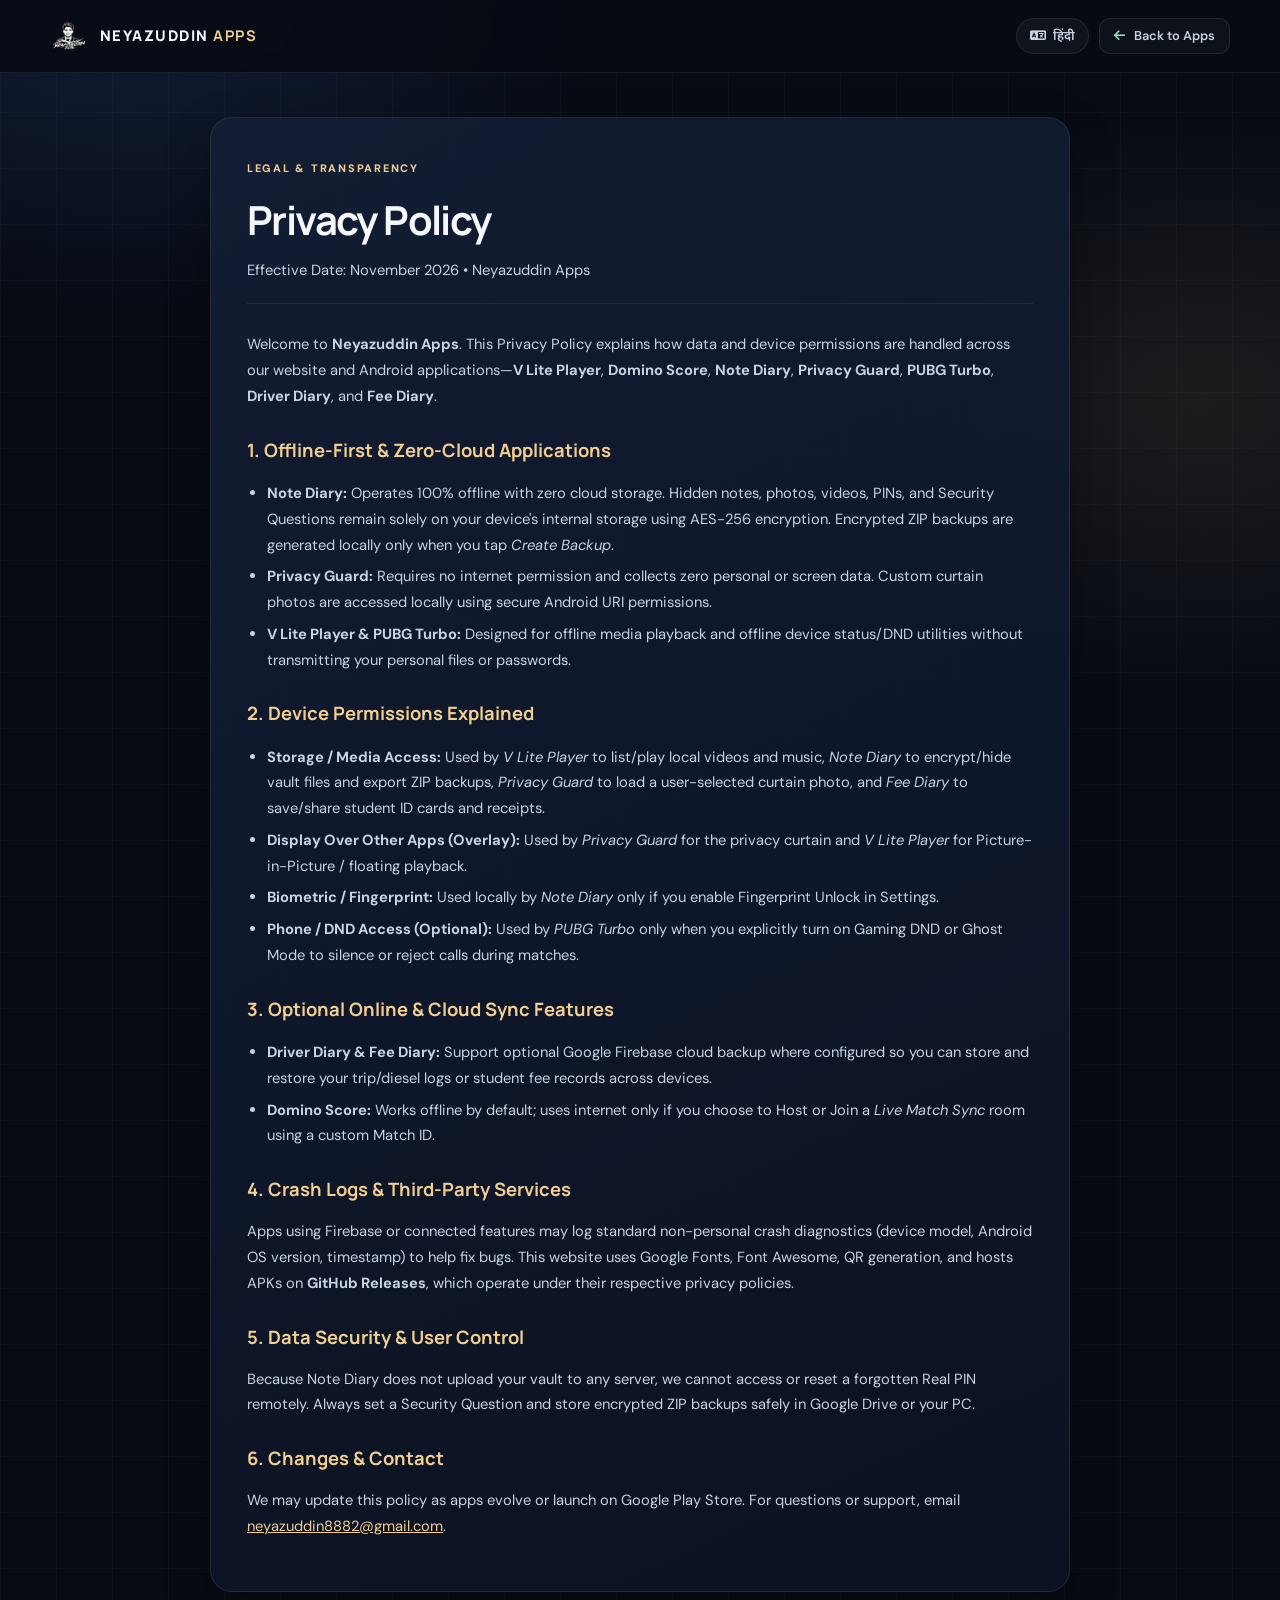
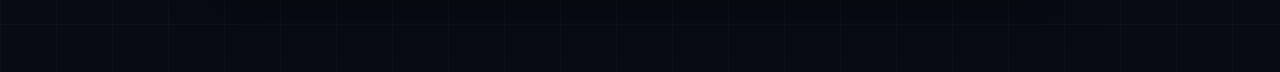
<file: privacy.html>
<!DOCTYPE html>
<html lang="en">
<head>
  <meta charset="UTF-8">
  <meta name="viewport" content="width=device-width, initial-scale=1.0">
  <meta name="theme-color" content="#070b14">
  <title>Privacy Policy — Neyazuddin Apps</title>

  <!-- PWA Manifest & Favicon -->
  <link rel="manifest" href="manifest.json">
  <link rel="icon" type="image/svg+xml" href="data:image/svg+xml,%3Csvg xmlns='http://www.w3.org/2000/svg' viewBox='0 0 64 64'%3E%3Crect width='64' height='64' rx='16' fill='%230b1020'/%3E%3Cpath d='M20 44V20l24 24V20' stroke='%23f0cc8c' stroke-width='6' stroke-linecap='round' stroke-linejoin='round' fill='none'/%3E%3C/svg%3E">

  <!-- Fonts & Icons -->
  <link rel="preconnect" href="https://fonts.googleapis.com">
  <link rel="preconnect" href="https://fonts.gstatic.com" crossorigin>
  <link href="https://fonts.googleapis.com/css2?family=DM+Sans:ital,opsz,wght@0,9..40,400..700;1,9..40,400..700&family=Manrope:wght@500;600;700;800&family=Noto+Sans+Devanagari:wght@400;500;600;700&display=swap" rel="stylesheet">
  <link rel="stylesheet" href="https://cdnjs.cloudflare.com/ajax/libs/font-awesome/6.5.2/css/all.min.css">
  <link rel="stylesheet" href="style.css">
</head>
<body>
  <header class="site-header">
    <div class="header-inner">
      <a class="brand" href="index.html">
        <img src="logo.png" data-image-name="logo.png" alt="Neyazuddin Apps logo" class="brand-logo">
        <span class="brand-name">NEYAZUDDIN <strong>APPS</strong></span>
      </a>
      <div class="header-actions">
        <button type="button" class="global-lang-btn" id="legal-lang-toggle" aria-pressed="false" title="Switch language between English and Hindi">
          <i class="fa-solid fa-language" aria-hidden="true"></i>
          <span>हिंदी</span>
        </button>
        <a class="secondary-button" href="index.html" style="min-height: 36px; padding: 0 14px; font-size: 0.8rem;">
          <i class="fa-solid fa-arrow-left" aria-hidden="true"></i>
          <span id="back-label">Back to Apps</span>
        </a>
      </div>
    </div>
  </header>

  <main class="legal-main">
    <article class="legal-card">
      <!-- English Version -->
      <div class="legal-lang-block" data-lang="en">
        <span class="section-kicker">LEGAL &amp; TRANSPARENCY</span>
        <h1>Privacy Policy</h1>
        <p class="legal-updated">Effective Date: November 2026 • Neyazuddin Apps</p>

        <p>Welcome to <strong>Neyazuddin Apps</strong>. This Privacy Policy explains how data and device permissions are handled across our website and Android applications—<strong>V Lite Player</strong>, <strong>Domino Score</strong>, <strong>Note Diary</strong>, <strong>Privacy Guard</strong>, <strong>PUBG Turbo</strong>, <strong>Driver Diary</strong>, and <strong>Fee Diary</strong>.</p>

        <h2>1. Offline-First &amp; Zero-Cloud Applications</h2>
        <ul>
          <li><strong>Note Diary:</strong> Operates 100% offline with zero cloud storage. Hidden notes, photos, videos, PINs, and Security Questions remain solely on your device's internal storage using AES-256 encryption. Encrypted ZIP backups are generated locally only when you tap <em>Create Backup</em>.</li>
          <li><strong>Privacy Guard:</strong> Requires no internet permission and collects zero personal or screen data. Custom curtain photos are accessed locally using secure Android URI permissions.</li>
          <li><strong>V Lite Player &amp; PUBG Turbo:</strong> Designed for offline media playback and offline device status/DND utilities without transmitting your personal files or passwords.</li>
        </ul>

        <h2>2. Device Permissions Explained</h2>
        <ul>
          <li><strong>Storage / Media Access:</strong> Used by <em>V Lite Player</em> to list/play local videos and music, <em>Note Diary</em> to encrypt/hide vault files and export ZIP backups, <em>Privacy Guard</em> to load a user-selected curtain photo, and <em>Fee Diary</em> to save/share student ID cards and receipts.</li>
          <li><strong>Display Over Other Apps (Overlay):</strong> Used by <em>Privacy Guard</em> for the privacy curtain and <em>V Lite Player</em> for Picture-in-Picture / floating playback.</li>
          <li><strong>Biometric / Fingerprint:</strong> Used locally by <em>Note Diary</em> only if you enable Fingerprint Unlock in Settings.</li>
          <li><strong>Phone / DND Access (Optional):</strong> Used by <em>PUBG Turbo</em> only when you explicitly turn on Gaming DND or Ghost Mode to silence or reject calls during matches.</li>
        </ul>

        <h2>3. Optional Online &amp; Cloud Sync Features</h2>
        <ul>
          <li><strong>Driver Diary &amp; Fee Diary:</strong> Support optional Google Firebase cloud backup where configured so you can store and restore your trip/diesel logs or student fee records across devices.</li>
          <li><strong>Domino Score:</strong> Works offline by default; uses internet only if you choose to Host or Join a <em>Live Match Sync</em> room using a custom Match ID.</li>
        </ul>

        <h2>4. Crash Logs &amp; Third-Party Services</h2>
        <p>Apps using Firebase or connected features may log standard non-personal crash diagnostics (device model, Android OS version, timestamp) to help fix bugs. This website uses Google Fonts, Font Awesome, QR generation, and hosts APKs on <strong>GitHub Releases</strong>, which operate under their respective privacy policies.</p>

        <h2>5. Data Security &amp; User Control</h2>
        <p>Because Note Diary does not upload your vault to any server, we cannot access or reset a forgotten Real PIN remotely. Always set a Security Question and store encrypted ZIP backups safely in Google Drive or your PC.</p>

        <h2>6. Changes &amp; Contact</h2>
        <p>We may update this policy as apps evolve or launch on Google Play Store. For questions or support, email <a href="mailto:neyazuddin8882@gmail.com">neyazuddin8882@gmail.com</a>.</p>
      </div>

      <!-- Hindi Version -->
      <div class="legal-lang-block" data-lang="hi" lang="hi" hidden>
        <span class="section-kicker">कानूनी जानकारी और पारदर्शिता</span>
        <h1>गोपनीयता नीति (Privacy Policy)</h1>
        <p class="legal-updated">प्रभावी तिथि: नवंबर 2026 • Neyazuddin Apps (हिंदी अनुवाद)</p>

        <p><strong>Neyazuddin Apps</strong> में आपका स्वागत है। यह नीति बताती है कि हमारी वेबसाइट और सातों Android ऐप्स—<strong>V Lite Player</strong>, <strong>Domino Score</strong>, <strong>Note Diary</strong>, <strong>Privacy Guard</strong>, <strong>PUBG Turbo</strong>, <strong>Driver Diary</strong>, और <strong>Fee Diary</strong>—में डेटा और अनुमतियों का उपयोग कैसे होता है।</p>

        <h2>1. ऑफलाइन-फर्स्ट और ज़ीरो-क्लाउड ऐप्स</h2>
        <ul>
          <li><strong>Note Diary:</strong> यह 100% ऑफलाइन चलता है और कोई भी डेटा क्लाउड पर नहीं भेजता। आपके नोट्स, फोटो, वीडियो, PIN और सिक्योरिटी सवाल AES-256 एन्क्रिप्शन के साथ केवल आपके फोन की इंटरनल स्टोरेज में रहते हैं।</li>
          <li><strong>Privacy Guard:</strong> इसे इंटरनेट अनुमति की आवश्यकता नहीं है। यह कोई स्क्रीन डेटा रिकॉर्ड या शेयर नहीं करता; कस्टम पर्दे की फोटो सुरक्षित Android URI के ज़रिए लोकल लोड होती है।</li>
          <li><strong>V Lite Player और PUBG Turbo:</strong> ऑफलाइन वीडियो/म्यूज़िक प्लेबैक और डिवाइस स्टेटस/DND उपयोग के लिए बनाए गए हैं, बिना कोई निजी फाइल या पासवर्ड भेजे।</li>
        </ul>

        <h2>2. फोन की अनुमतियों (Permissions) का विवरण</h2>
        <ul>
          <li><strong>स्टोरेज / मीडिया एक्सेस:</strong> <em>V Lite Player</em> में वीडियो व गाने चलाने, <em>Note Diary</em> में वॉल्ट फाइलें छुपाने व ZIP बैकअप बनाने, <em>Privacy Guard</em> में गैलरी फोटो लगाने, और <em>Fee Diary</em> में छात्र ID कार्ड व रसीद शेयर करने के लिए।</li>
          <li><strong>अन्य ऐप्स के ऊपर डिस्प्ले (Overlay):</strong> <em>Privacy Guard</em> में प्राइवेसी पर्दा दिखाने और <em>V Lite Player</em> में PiP मोड के लिए।</li>
          <li><strong>फिंगरप्रिंट / बायोमेट्रिक:</strong> <em>Note Diary</em> में केवल तब उपयोग होता है जब आप सेटिंग्स से Fingerprint Unlock चालू करें।</li>
          <li><strong>कॉल / DND अनुमति (वैकल्पिक):</strong> <em>PUBG Turbo</em> में केवल तभी काम आती है जब आप स्वयं Gaming DND या Ghost Mode चालू करें।</li>
        </ul>

        <h2>3. वैकल्पिक ऑनलाइन और क्लाउड सिंक फीचर्स</h2>
        <ul>
          <li><strong>Driver Diary और Fee Diary:</strong> सेटअप के अनुसार Google Firebase क्लाउड बैकअप की सुविधा देते हैं ताकि आपका ट्रिप/डीज़ल और फीस रिकॉर्ड सुरक्षित रीस्टोर हो सके।</li>
          <li><strong>Domino Score:</strong> सामान्यतः ऑफलाइन चलता है; इंटरनेट केवल तभी उपयोग होता है जब आप Match ID से <em>Live Match Sync</em> (Host/Join) चालू करें।</li>
        </ul>

        <h2>4. क्रैश लॉग और थर्ड-पार्टी सेवाएं</h2>
        <p>कनेक्टेड सेवाओं के दौरान बग ठीक करने के लिए गैर-व्यक्तिगत तकनीकी जानकारी (डिवाइस मॉडल, Android वर्ज़न) लॉग हो सकती है। वेबसाइट पर Google Fonts, Font Awesome, QR कोड और APK डाउनलोड के लिए <strong>GitHub Releases</strong> का उपयोग होता है।</p>

        <h2>5. डेटा सुरक्षा और आपकी जिम्मेदारी</h2>
        <p>Note Diary का डेटा हमारे किसी सर्वर पर नहीं जाता, इसलिए यदि आप Real PIN भूल जाते हैं तो हम उसे रिमोट से रीसेट नहीं कर सकते। कृपया Security Question सेट करें और समय-समय पर एन्क्रिप्टेड ZIP बैकअप सुरक्षित जगह सेव करें।</p>

        <h2>6. अपडेट और संपर्क</h2>
        <p>ऐप्स के अपडेट या Play Store पर आने के साथ यह नीति अपडेट हो सकती है। किसी भी सवाल के लिए संपर्क करें: <a href="mailto:neyazuddin8882@gmail.com">neyazuddin8882@gmail.com</a></p>
      </div>
    </article>
  </main>

  <script>
    (() => {
      const folders = ["images/", "assets/", "img/", "icons/", "app-icons/", "App Icons/"];
      document.querySelectorAll("img[data-image-name]").forEach((img) => {
        const filename = img.dataset.imageName;
        let attempt = 0;
        const retry = () => { if (attempt < folders.length) img.src = folders[attempt++] + filename; };
        img.addEventListener("error", retry);
        if (img.complete && img.naturalWidth === 0) retry();
      });

      const toggleBtn = document.getElementById("legal-lang-toggle");
      const blocks = document.querySelectorAll(".legal-lang-block");
      const backLabel = document.getElementById("back-label");
      let isHindi = false;

      toggleBtn.addEventListener("click", () => {
        isHindi = !isHindi;
        blocks.forEach((b) => {
          const match = isHindi ? b.dataset.lang === "hi" : b.dataset.lang === "en";
          b.hidden = !match;
        });
        toggleBtn.setAttribute("aria-pressed", String(isHindi));
        toggleBtn.querySelector("span").textContent = isHindi ? "English" : "हिंदी";
        backLabel.textContent = isHindi ? "ऐप्स पर वापस" : "Back to Apps";
        window.scrollTo({ top: 0, behavior: "smooth" });
      });
    })();
  </script>
</body>
</html>
</file>
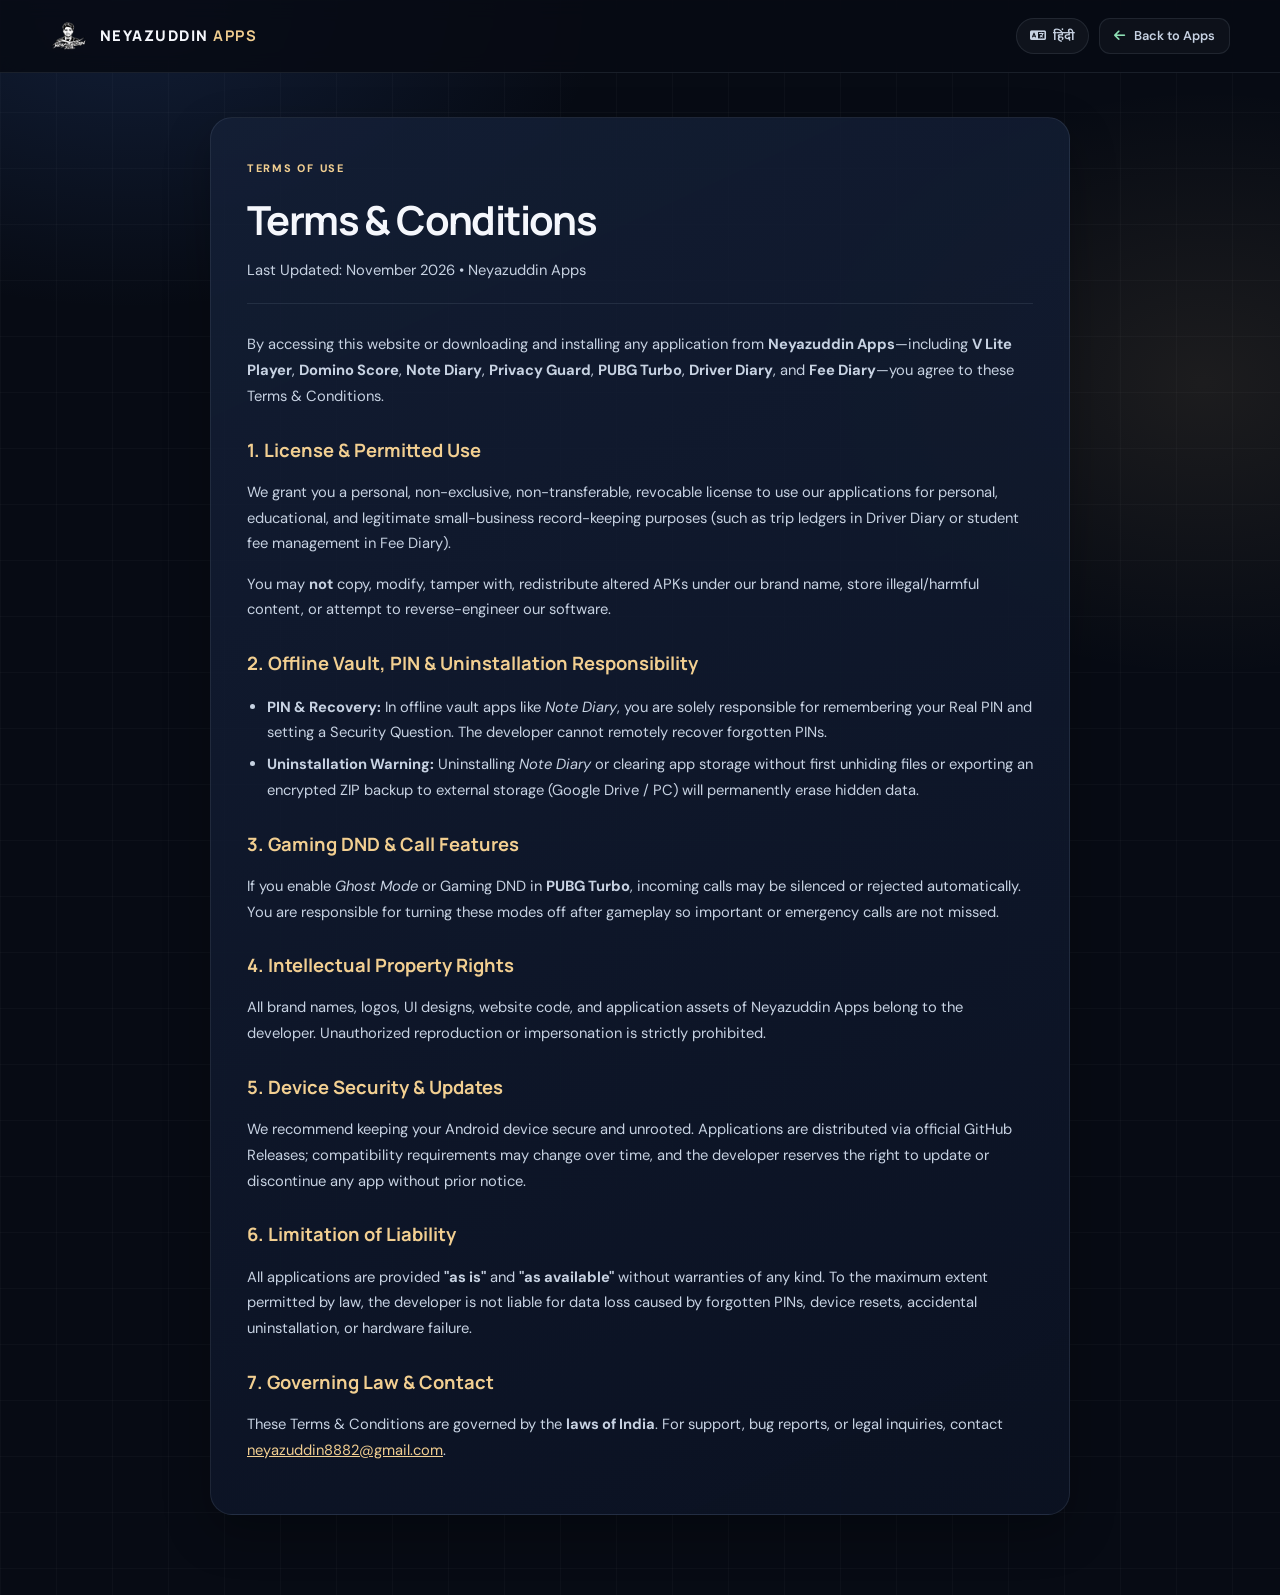
<file: terms.html>
<!DOCTYPE html>
<html lang="en">
<head>
  <meta charset="UTF-8">
  <meta name="viewport" content="width=device-width, initial-scale=1.0">
  <meta name="theme-color" content="#070b14">
  <title>Terms &amp; Conditions — Neyazuddin Apps</title>

  <!-- PWA Manifest & Favicon -->
  <link rel="manifest" href="manifest.json">
  <link rel="icon" type="image/svg+xml" href="data:image/svg+xml,%3Csvg xmlns='http://www.w3.org/2000/svg' viewBox='0 0 64 64'%3E%3Crect width='64' height='64' rx='16' fill='%230b1020'/%3E%3Cpath d='M20 44V20l24 24V20' stroke='%23f0cc8c' stroke-width='6' stroke-linecap='round' stroke-linejoin='round' fill='none'/%3E%3C/svg%3E">

  <!-- Fonts & Icons -->
  <link rel="preconnect" href="https://fonts.googleapis.com">
  <link rel="preconnect" href="https://fonts.gstatic.com" crossorigin>
  <link href="https://fonts.googleapis.com/css2?family=DM+Sans:ital,opsz,wght@0,9..40,400..700;1,9..40,400..700&family=Manrope:wght@500;600;700;800&family=Noto+Sans+Devanagari:wght@400;500;600;700&display=swap" rel="stylesheet">
  <link rel="stylesheet" href="https://cdnjs.cloudflare.com/ajax/libs/font-awesome/6.5.2/css/all.min.css">
  <link rel="stylesheet" href="style.css">
</head>
<body>
  <header class="site-header">
    <div class="header-inner">
      <a class="brand" href="index.html">
        <img src="logo.png" data-image-name="logo.png" alt="Neyazuddin Apps logo" class="brand-logo">
        <span class="brand-name">NEYAZUDDIN <strong>APPS</strong></span>
      </a>
      <div class="header-actions">
        <button type="button" class="global-lang-btn" id="legal-lang-toggle" aria-pressed="false" title="Switch language between English and Hindi">
          <i class="fa-solid fa-language" aria-hidden="true"></i>
          <span>हिंदी</span>
        </button>
        <a class="secondary-button" href="index.html" style="min-height: 36px; padding: 0 14px; font-size: 0.8rem;">
          <i class="fa-solid fa-arrow-left" aria-hidden="true"></i>
          <span id="back-label">Back to Apps</span>
        </a>
      </div>
    </div>
  </header>

  <main class="legal-main">
    <article class="legal-card">
      <!-- English Version -->
      <div class="legal-lang-block" data-lang="en">
        <span class="section-kicker">TERMS OF USE</span>
        <h1>Terms &amp; Conditions</h1>
        <p class="legal-updated">Last Updated: November 2026 • Neyazuddin Apps</p>

        <p>By accessing this website or downloading and installing any application from <strong>Neyazuddin Apps</strong>—including <strong>V Lite Player</strong>, <strong>Domino Score</strong>, <strong>Note Diary</strong>, <strong>Privacy Guard</strong>, <strong>PUBG Turbo</strong>, <strong>Driver Diary</strong>, and <strong>Fee Diary</strong>—you agree to these Terms &amp; Conditions.</p>

        <h2>1. License &amp; Permitted Use</h2>
        <p>We grant you a personal, non-exclusive, non-transferable, revocable license to use our applications for personal, educational, and legitimate small-business record-keeping purposes (such as trip ledgers in Driver Diary or student fee management in Fee Diary).</p>
        <p>You may <strong>not</strong> copy, modify, tamper with, redistribute altered APKs under our brand name, store illegal/harmful content, or attempt to reverse-engineer our software.</p>

        <h2>2. Offline Vault, PIN &amp; Uninstallation Responsibility</h2>
        <ul>
          <li><strong>PIN &amp; Recovery:</strong> In offline vault apps like <em>Note Diary</em>, you are solely responsible for remembering your Real PIN and setting a Security Question. The developer cannot remotely recover forgotten PINs.</li>
          <li><strong>Uninstallation Warning:</strong> Uninstalling <em>Note Diary</em> or clearing app storage without first unhiding files or exporting an encrypted ZIP backup to external storage (Google Drive / PC) will permanently erase hidden data.</li>
        </ul>

        <h2>3. Gaming DND &amp; Call Features</h2>
        <p>If you enable <em>Ghost Mode</em> or Gaming DND in <strong>PUBG Turbo</strong>, incoming calls may be silenced or rejected automatically. You are responsible for turning these modes off after gameplay so important or emergency calls are not missed.</p>

        <h2>4. Intellectual Property Rights</h2>
        <p>All brand names, logos, UI designs, website code, and application assets of Neyazuddin Apps belong to the developer. Unauthorized reproduction or impersonation is strictly prohibited.</p>

        <h2>5. Device Security &amp; Updates</h2>
        <p>We recommend keeping your Android device secure and unrooted. Applications are distributed via official GitHub Releases; compatibility requirements may change over time, and the developer reserves the right to update or discontinue any app without prior notice.</p>

        <h2>6. Limitation of Liability</h2>
        <p>All applications are provided <strong>"as is"</strong> and <strong>"as available"</strong> without warranties of any kind. To the maximum extent permitted by law, the developer is not liable for data loss caused by forgotten PINs, device resets, accidental uninstallation, or hardware failure.</p>

        <h2>7. Governing Law &amp; Contact</h2>
        <p>These Terms &amp; Conditions are governed by the <strong>laws of India</strong>. For support, bug reports, or legal inquiries, contact <a href="mailto:neyazuddin8882@gmail.com">neyazuddin8882@gmail.com</a>.</p>
      </div>

      <!-- Hindi Version -->
      <div class="legal-lang-block" data-lang="hi" lang="hi" hidden>
        <span class="section-kicker">उपयोग की शर्तें</span>
        <h1>नियम और शर्तें (Terms &amp; Conditions)</h1>
        <p class="legal-updated">अंतिम अपडेट: नवंबर 2026 • Neyazuddin Apps (हिंदी अनुवाद)</p>

        <p>इस वेबसाइट का उपयोग करने या <strong>Neyazuddin Apps</strong> के किसी भी ऐप—<strong>V Lite Player</strong>, <strong>Domino Score</strong>, <strong>Note Diary</strong>, <strong>Privacy Guard</strong>, <strong>PUBG Turbo</strong>, <strong>Driver Diary</strong>, और <strong>Fee Diary</strong>—को डाउनलोड और इंस्टॉल करने पर आप इन शर्तों से सहमत होते हैं।</p>

        <h2>1. लाइसेंस और अनुमत उपयोग</h2>
        <p>आपको इन ऐप्स को व्यक्तिगत, शैक्षणिक और वैध छोटे व्यवसाय के हिसाब-किताब (जैसे Driver Diary में ट्रिप/ईंधन लॉग या Fee Diary में छात्र फीस प्रबंधन) के लिए उपयोग करने का लाइसेंस दिया जाता है।</p>
        <p>आप इन ऐप्स की नकल नहीं कर सकते, इनमें छेड़छाड़ नहीं कर सकते, हमारे नाम से बदले हुए APK नहीं बांट सकते, अवैध/हानिकारक सामग्री नहीं रख सकते, और न ही कोड को reverse-engineer कर सकते हैं।</p>

        <h2>2. ऑफलाइन वॉल्ट, PIN और अनइंस्टॉल की जिम्मेदारी</h2>
        <ul>
          <li><strong>PIN और रिकवरी:</strong> <em>Note Diary</em> जैसे ऑफलाइन वॉल्ट ऐप्स में अपना Real PIN याद रखना और Security Question सेट करना आपकी जिम्मेदारी है। डेवलपर भूले हुए PIN को रिमोट से रीसेट नहीं कर सकता।</li>
          <li><strong>अनइंस्टॉल चेतावनी:</strong> अपनी फाइलें बाहर निकाले (unhide) या एन्क्रिप्टेड ZIP बैकअप (Google Drive / PC में) सेव किए बिना <em>Note Diary</em> को अनइंस्टॉल या 'Clear Storage' करने पर सारा छिपा डेटा हमेशा के लिए मिट जाएगा।</li>
        </ul>

        <h2>3. गेमिंग DND और कॉल फीचर्स</h2>
        <p>यदि आप <strong>PUBG Turbo</strong> में <em>Ghost Mode</em> या Gaming DND चालू करते हैं, तो इनकमिंग कॉल म्यूट या रिजेक्ट हो सकती हैं। गेम खेलने के बाद इसे बंद करने की जिम्मेदारी आपकी होगी ताकि ज़रूरी या इमरजेंसी कॉल मिस न हों।</p>

        <h2>4. बौद्धिक संपदा अधिकार</h2>
        <p>Neyazuddin Apps से जुड़े सभी नाम, लोगो, डिज़ाइन और कोड के अधिकार डेवलपर के पास सुरक्षित हैं। बिना अनुमति इनका उपयोग करना मना है।</p>

        <h2>5. डिवाइस सुरक्षा और अपडेट</h2>
        <p>हम सलाह देते हैं कि अपना Android फोन रूट (Root) न करें। ऐप्स GitHub Releases के ज़रिए दिए जाते हैं; समय के साथ संगतता बदल सकती है, और डेवलपर बिना पूर्व सूचना के किसी भी ऐप को अपडेट या बंद करने का अधिकार रखता है।</p>

        <h2>6. दायित्व की सीमा (Limitation of Liability)</h2>
        <p>सभी ऐप्स <strong>"जैसा है" (as is)</strong> के आधार पर बिना किसी गारंटी के दिए जाते हैं। कानून द्वारा अनुमत सीमा तक, PIN भूलने, फोन रीसेट होने, गलती से अनइंस्टॉल करने या हार्डवेयर खराबी से होने वाले डेटा नुकसान के लिए डेवलपर ज़िम्मेदार नहीं होगा।</p>

        <h2>7. लागू कानून और संपर्क</h2>
        <p>ये नियम और शर्तें <strong>भारत के कानूनों (Laws of India)</strong> के अनुसार लागू होंगे। सहायता या किसी प्रश्न के लिए ईमेल करें: <a href="mailto:neyazuddin8882@gmail.com">neyazuddin8882@gmail.com</a></p>
      </div>
    </article>
  </main>

  <script>
    (() => {
      const folders = ["images/", "assets/", "img/", "icons/", "app-icons/", "App Icons/"];
      document.querySelectorAll("img[data-image-name]").forEach((img) => {
        const filename = img.dataset.imageName;
        let attempt = 0;
        const retry = () => { if (attempt < folders.length) img.src = folders[attempt++] + filename; };
        img.addEventListener("error", retry);
        if (img.complete && img.naturalWidth === 0) retry();
      });

      const toggleBtn = document.getElementById("legal-lang-toggle");
      const blocks = document.querySelectorAll(".legal-lang-block");
      const backLabel = document.getElementById("back-label");
      let isHindi = false;

      toggleBtn.addEventListener("click", () => {
        isHindi = !isHindi;
        blocks.forEach((b) => {
          const match = isHindi ? b.dataset.lang === "hi" : b.dataset.lang === "en";
          b.hidden = !match;
        });
        toggleBtn.setAttribute("aria-pressed", String(isHindi));
        toggleBtn.querySelector("span").textContent = isHindi ? "English" : "हिंदी";
        backLabel.textContent = isHindi ? "ऐप्स पर वापस" : "Back to Apps";
        window.scrollTo({ top: 0, behavior: "smooth" });
      });
    })();
  </script>
</body>
</html>
</file>
<file: style.css>
/* Neyazuddin Apps — Lag-Free Dark Studio Theme */
:root {
  color-scheme: dark;
  --bg: #070b14;
  --surface-solid: #10192c;
  --line: rgba(196, 210, 235, 0.1);
  --line-strong: rgba(216, 180, 119, 0.3);
  --text: #f5f7fc;
  --muted: #93a3ba;
  --muted-strong: #c7d2e2;
  --accent: #d8b477;
  --accent-bright: #f2cf91;
  --green: #8ee0b5;
  --radius-lg: 22px;
  --radius-md: 14px;
  --content: 1180px;
}

* { box-sizing: border-box; }

html {
  scroll-behavior: smooth;
  scroll-padding-top: 90px;
}

body {
  margin: 0;
  min-width: 320px;
  background-color: var(--bg);
  background-image:
    radial-gradient(ellipse 680px 440px at 10% 0%, rgba(56, 98, 178, 0.22), transparent 70%),
    radial-gradient(ellipse 560px 420px at 94% 24%, rgba(216, 180, 119, 0.1), transparent 70%),
    linear-gradient(to right, rgba(255, 255, 255, 0.022) 1px, transparent 1px),
    linear-gradient(to bottom, rgba(255, 255, 255, 0.022) 1px, transparent 1px);
  background-size: 100% 100%, 100% 100%, 56px 56px, 56px 56px;
  background-repeat: no-repeat, no-repeat, repeat, repeat;
  color: var(--text);
  font-family: "DM Sans", "Noto Sans Devanagari", system-ui, -apple-system, sans-serif;
  line-height: 1.6;
  -webkit-font-smoothing: antialiased;
  overflow-x: hidden;
}

a { color: inherit; }
button, input, select, textarea { font: inherit; color: inherit; }
button { cursor: pointer; }
button, a { -webkit-tap-highlight-color: transparent; }

.page-shell { position: relative; }

/* Sticky Navbar & Scroll Progress */
.site-header {
  position: sticky;
  top: 0;
  z-index: 50;
  background: rgba(7, 11, 20, 0.88);
  backdrop-filter: blur(10px);
  -webkit-backdrop-filter: blur(10px);
  border-bottom: 1px solid var(--line);
}

.scroll-progress {
  position: absolute;
  bottom: 0;
  left: 0;
  width: 0%;
  height: 2px;
  background: linear-gradient(90deg, var(--accent), var(--accent-bright), var(--green));
  will-change: width;
}

.header-inner {
  width: min(var(--content), calc(100% - 48px));
  min-height: 72px;
  margin: 0 auto;
  display: flex;
  align-items: center;
  justify-content: space-between;
  gap: 20px;
}

.brand { display: inline-flex; align-items: center; gap: 12px; text-decoration: none; }
.brand-logo { width: 38px; height: 38px; flex: 0 0 38px; object-fit: contain; border-radius: 10px; }
.brand-name, .footer-brand-name {
  font-family: "Manrope", sans-serif;
  font-size: 0.92rem;
  font-weight: 800;
  letter-spacing: 0.1em;
}
.brand-name strong, .footer-brand-name strong { color: var(--accent-bright); }

.site-nav { display: flex; align-items: center; gap: 24px; }
.site-nav a { padding: 6px 2px; color: var(--muted); font-size: 0.87rem; font-weight: 600; text-decoration: none; transition: color 0.18s ease; }
.site-nav a:hover { color: var(--text); }

.header-actions { display: flex; align-items: center; gap: 10px; }

.global-lang-btn {
  height: 36px;
  padding: 0 13px;
  display: inline-flex;
  align-items: center;
  gap: 7px;
  border-radius: 999px;
  border: 1px solid var(--line);
  background: rgba(255, 255, 255, 0.04);
  color: var(--muted-strong);
  font-size: 0.8rem;
  font-weight: 600;
  transition: border-color 0.18s ease, background 0.18s ease, color 0.18s ease;
}
.global-lang-btn:hover,
.global-lang-btn[aria-pressed="true"] {
  border-color: var(--line-strong);
  background: rgba(216, 180, 119, 0.14);
  color: var(--accent-bright);
}

.header-cta {
  height: 36px;
  padding: 0 15px;
  display: inline-flex;
  align-items: center;
  gap: 8px;
  border-radius: 999px;
  background: var(--accent);
  color: #121620;
  font-size: 0.8rem;
  font-weight: 700;
  text-decoration: none;
  transition: background 0.18s ease, transform 0.18s ease;
}
.header-cta:hover { background: var(--accent-bright); transform: translateY(-1px); }

/* Hero */
.hero {
  width: min(var(--content), calc(100% - 48px));
  margin: 0 auto;
  padding: 64px 0 52px;
  display: grid;
  grid-template-columns: 1.12fr 0.88fr;
  align-items: center;
  gap: 48px;
}

.eyebrow {
  display: inline-flex;
  align-items: center;
  gap: 9px;
  padding: 6px 12px;
  border-radius: 999px;
  border: 1px solid var(--line);
  background: rgba(255, 255, 255, 0.03);
  color: var(--accent-bright);
  font-size: 0.65rem;
  font-weight: 700;
  letter-spacing: 0.13em;
}
.eyebrow-dot {
  width: 7px;
  height: 7px;
  border-radius: 50%;
  background: var(--green);
  box-shadow: 0 0 0 4px rgba(142, 224, 181, 0.16);
  flex-shrink: 0;
}

.hero h1 {
  margin: 22px 0 18px;
  font-family: "Manrope", sans-serif;
  font-size: clamp(2.85rem, 5.6vw, 4.9rem);
  line-height: 1.03;
  letter-spacing: -0.055em;
  font-weight: 800;
}

.gradient-text {
  background: linear-gradient(125deg, #fff5df 0%, #f2cf91 45%, #c79a52 100%);
  -webkit-background-clip: text;
  background-clip: text;
  color: transparent;
}

.hero-description { max-width: 530px; margin: 0; color: var(--muted); font-size: 1.04rem; line-height: 1.75; }
.hero-actions { margin-top: 30px; display: flex; align-items: center; gap: 14px; flex-wrap: wrap; }

.primary-button {
  min-height: 48px;
  padding: 0 22px;
  border: 0;
  display: inline-flex;
  align-items: center;
  justify-content: center;
  gap: 12px;
  border-radius: 11px;
  background: linear-gradient(180deg, var(--accent-bright), var(--accent));
  color: #121620;
  font-size: 0.9rem;
  font-weight: 700;
  text-decoration: none;
  box-shadow: 0 10px 26px rgba(216, 180, 119, 0.22);
  transition: transform 0.18s ease, box-shadow 0.18s ease;
}
.primary-button:hover { transform: translateY(-2px); box-shadow: 0 14px 34px rgba(216, 180, 119, 0.34); }

.secondary-button {
  min-height: 48px;
  padding: 0 18px;
  display: inline-flex;
  align-items: center;
  gap: 9px;
  border-radius: 11px;
  border: 1px solid var(--line);
  background: rgba(255, 255, 255, 0.03);
  color: var(--muted-strong);
  font-size: 0.87rem;
  font-weight: 600;
  text-decoration: none;
  transition: border-color 0.18s ease, background 0.18s ease, color 0.18s ease;
}
.secondary-button:hover { border-color: var(--line-strong); background: rgba(255, 255, 255, 0.06); color: var(--text); }
.secondary-button i { color: var(--green); }

.hero-metrics {
  margin-top: 38px;
  padding-top: 24px;
  border-top: 1px solid var(--line);
  display: flex;
  align-items: center;
  gap: 24px;
  flex-wrap: wrap;
}
.metric { display: flex; flex-direction: column; }
.metric strong { font-family: "Manrope", sans-serif; font-size: 1.25rem; font-weight: 800; color: var(--text); }
.metric span { font-size: 0.76rem; color: var(--muted); }
.metric-divider { width: 1px; height: 32px; background: var(--line); }

/* Tall Android Flagship Phone Showcase */
.hero-showcase { position: relative; display: grid; place-items: center; padding: 16px 0; }

.phone-frame {
  width: 286px;
  padding: 7px;
  border-radius: 26px;
  background: linear-gradient(155deg, rgba(255, 255, 255, 0.22), rgba(255, 255, 255, 0.04));
  box-shadow: 0 28px 60px rgba(0, 0, 0, 0.55), inset 0 1px 0 rgba(255, 255, 255, 0.22);
  position: relative;
  z-index: 2;
}
.phone-frame::before,
.phone-frame::after {
  content: "";
  position: absolute;
  right: -3px;
  width: 3px;
  border-radius: 0 3px 3px 0;
  background: rgba(255, 255, 255, 0.24);
}
.phone-frame::before { top: 105px; height: 56px; }
.phone-frame::after { top: 178px; height: 34px; }

.phone-notch {
  position: absolute;
  top: 16px;
  left: 50%;
  transform: translateX(-50%);
  width: 13px;
  height: 13px;
  border-radius: 50%;
  background: radial-gradient(circle at 38% 35%, #233354 0%, #05080f 68%);
  border: 1.5px solid rgba(255, 255, 255, 0.14);
  box-shadow: 0 0 0 2px #090e1c;
  z-index: 4;
}

.phone-screen {
  min-height: 525px;
  border-radius: 20px;
  background: linear-gradient(180deg, #10192f 0%, #090e1c 100%);
  border: 1px solid rgba(255, 255, 255, 0.06);
  padding: 34px 13px 12px;
  display: flex;
  flex-direction: column;
  gap: 11px;
}
.phone-screen::after {
  content: "";
  display: block;
  width: 78px;
  height: 3.5px;
  margin: 2px auto 0;
  border-radius: 999px;
  background: rgba(255, 255, 255, 0.28);
}

.phone-topbar { display: flex; justify-content: space-between; font-size: 0.6rem; font-weight: 700; letter-spacing: 0.1em; color: var(--muted); padding: 0 4px; }
.phone-hero-widget {
  padding: 13px 14px;
  border-radius: 14px;
  background: linear-gradient(135deg, rgba(216, 180, 119, 0.18), rgba(45, 72, 128, 0.24));
  border: 1px solid rgba(242, 207, 145, 0.24);
}
.widget-badge { font-size: 0.56rem; font-weight: 800; letter-spacing: 0.14em; color: var(--accent-bright); }
.phone-hero-widget h3 { margin: 4px 0 2px; font-family: "Manrope", sans-serif; font-size: 1rem; font-weight: 800; }
.phone-hero-widget p { margin: 0; font-size: 0.68rem; color: var(--muted-strong); }

.phone-app-list {
  flex: 1;
  display: flex;
  flex-direction: column;
  gap: 8px;
  max-height: 312px;
  overflow-y: auto;
  overscroll-behavior: contain;
  padding-right: 4px;
  scrollbar-width: thin;
  scrollbar-color: rgba(216, 180, 119, 0.35) transparent;
}
.phone-app-list::-webkit-scrollbar { width: 4px; }
.phone-app-list::-webkit-scrollbar-thumb { background: rgba(216, 180, 119, 0.35); border-radius: 999px; }

.phone-app-row {
  width: 100%;
  text-align: left;
  padding: 9px 10px;
  border-radius: 11px;
  background: rgba(255, 255, 255, 0.035);
  border: 1px solid rgba(255, 255, 255, 0.06);
  display: flex;
  align-items: center;
  gap: 10px;
  transition: background 0.18s ease, border-color 0.18s ease, transform 0.18s ease;
}
.phone-app-row:hover { background: rgba(255, 255, 255, 0.08); border-color: rgba(216, 180, 119, 0.4); transform: translateX(2px); }
.row-app-icon {
  width: 30px;
  height: 30px;
  flex: 0 0 30px;
  object-fit: cover;
  border-radius: 8px;
  background: #1a253d;
  border: 1px solid rgba(255, 255, 255, 0.08);
  font-size: 0;
  overflow: hidden;
}
.row-info { min-width: 0; flex: 1; }
.row-info strong { display: block; font-size: 0.74rem; line-height: 1.2; }
.row-info span { display: block; font-size: 0.63rem; color: var(--muted); }
.row-pill { font-size: 0.6rem; font-weight: 700; padding: 3px 7px; border-radius: 6px; background: rgba(255, 255, 255, 0.06); color: var(--muted-strong); }
.phone-bottom-bar { margin-top: auto; text-align: center; font-size: 0.64rem; color: var(--green); font-weight: 600; padding-top: 8px; border-top: 1px solid rgba(255, 255, 255, 0.06); }

.showcase-card {
  position: absolute;
  z-index: 3;
  text-align: left;
  padding: 10px 14px;
  border-radius: 14px;
  background: rgba(16, 25, 44, 0.94);
  border: 1px solid rgba(255, 255, 255, 0.14);
  box-shadow: 0 18px 36px rgba(0, 0, 0, 0.42);
  display: flex;
  align-items: center;
  gap: 10px;
  transition: transform 0.18s ease, border-color 0.18s ease;
}
.showcase-card:hover { transform: translateY(-2px); border-color: rgba(216, 180, 119, 0.5); }
.showcase-card strong { display: block; font-size: 0.76rem; line-height: 1.2; }
.showcase-card span { display: block; font-size: 0.67rem; color: var(--muted); }
.showcase-app-icon { width: 34px; height: 34px; flex: 0 0 34px; object-fit: cover; border-radius: 9px; background: #1a253d; border: 1px solid rgba(255, 255, 255, 0.1); font-size: 0; }
.showcase-back-left { top: 56px; left: -12px; }
.showcase-front-right { bottom: 62px; right: -12px; }

/* Trust Strip */
.trust-strip {
  width: min(var(--content), calc(100% - 48px));
  margin: 12px auto 48px;
  padding: 16px 22px;
  border-radius: var(--radius-md);
  border: 1px solid var(--line);
  background: rgba(16, 25, 44, 0.56);
  display: flex;
  justify-content: space-between;
  align-items: center;
  gap: 18px;
  flex-wrap: wrap;
}
.trust-item { display: inline-flex; align-items: center; gap: 9px; color: var(--muted-strong); font-size: 0.8rem; font-weight: 500; }
.trust-item i { color: var(--accent-bright); font-size: 0.88rem; }

/* Apps Section */
.apps-section { width: min(var(--content), calc(100% - 48px)); margin: 0 auto; padding: 20px 0 72px; }

.section-heading { display: flex; justify-content: space-between; align-items: flex-end; gap: 20px; margin-bottom: 22px; }
.section-kicker { display: inline-block; color: var(--accent-bright); font-size: 0.68rem; font-weight: 800; letter-spacing: 0.16em; }
.section-heading h2, .install-header h2, .about-copy h2 {
  margin: 8px 0 6px;
  font-family: "Manrope", sans-serif;
  font-size: clamp(1.85rem, 3.2vw, 2.5rem);
  line-height: 1.15;
  letter-spacing: -0.045em;
}
.section-heading p { margin: 0; color: var(--muted); font-size: 0.94rem; }

.app-count {
  padding: 7px 14px;
  border-radius: 999px;
  border: 1px solid var(--line);
  background: rgba(255, 255, 255, 0.03);
  color: var(--muted);
  font-size: 0.78rem;
  white-space: nowrap;
}
.app-count span { color: var(--accent-bright); font-family: "Manrope", sans-serif; font-size: 1rem; font-weight: 800; margin-right: 4px; }

/* Search + Single-Row Filter Toolbar */
.collection-toolbar { display: flex; flex-direction: column; gap: 14px; margin-bottom: 24px; }
.search-box { position: relative; display: flex; align-items: center; }
.search-box > i { position: absolute; left: 16px; color: var(--muted); font-size: 0.85rem; pointer-events: none; }
.search-box input {
  width: 100%;
  height: 46px;
  padding: 0 42px;
  border-radius: 12px;
  border: 1px solid var(--line);
  background: rgba(16, 25, 44, 0.6);
  color: var(--text);
  font-size: 0.88rem;
  transition: border-color 0.18s ease, background 0.18s ease;
}
.search-box input::placeholder { color: var(--muted); }
.search-box input:focus { outline: none; border-color: var(--line-strong); background: rgba(16, 25, 44, 0.95); }
.search-clear {
  position: absolute;
  right: 10px;
  width: 28px;
  height: 28px;
  border: 0;
  border-radius: 7px;
  background: rgba(255, 255, 255, 0.08);
  color: var(--muted-strong);
  display: grid;
  place-items: center;
}
.search-clear[hidden] { display: none; }

.filter-bar {
  display: flex;
  align-items: center;
  gap: 8px;
  overflow-x: auto;
  padding-bottom: 4px;
  scrollbar-width: none;
  -ms-overflow-style: none;
}
.filter-bar::-webkit-scrollbar { display: none; }

.filter-pill {
  flex: 0 0 auto;
  padding: 8px 14px;
  border-radius: 999px;
  border: 1px solid var(--line);
  background: rgba(255, 255, 255, 0.025);
  color: var(--muted-strong);
  font-size: 0.8rem;
  font-weight: 600;
  display: inline-flex;
  align-items: center;
  gap: 6px;
  white-space: nowrap;
  transition: background 0.18s ease, border-color 0.18s ease, color 0.18s ease;
}
.filter-pill small { opacity: 0.65; font-size: 0.72rem; }
.filter-pill:hover { border-color: rgba(255, 255, 255, 0.22); color: var(--text); }
.filter-pill.is-active { background: var(--accent); border-color: var(--accent); color: #121620; font-weight: 700; }
.filter-pill.is-active small { opacity: 0.85; }

/* App Grid & Cards */
.app-grid { display: grid; grid-template-columns: repeat(2, minmax(0, 1fr)); gap: 20px; }

.app-card {
  position: relative;
  min-width: 0;
  padding: 24px;
  display: flex;
  flex-direction: column;
  border-radius: var(--radius-lg);
  border: 1px solid var(--line);
  background: linear-gradient(155deg, rgba(20, 31, 54, 0.92), rgba(11, 18, 34, 0.96));
  box-shadow: 0 12px 30px rgba(0, 0, 0, 0.22), inset 0 1px 0 rgba(255, 255, 255, 0.06);
  transition: transform 0.22s ease, border-color 0.22s ease, opacity 0.35s ease;
  overflow: hidden;
}

.reveal-ready .app-card,
.reveal-ready .install-step-card,
.reveal-ready .faq-section,
.reveal-ready .about-section {
  opacity: 0;
  transform: translateY(14px);
}
.reveal-ready .app-card.is-revealed,
.reveal-ready .install-step-card.is-revealed,
.reveal-ready .faq-section.is-revealed,
.reveal-ready .about-section.is-revealed {
  opacity: 1;
  transform: translateY(0);
}

.app-card::before {
  content: "";
  position: absolute;
  inset: 0;
  background: radial-gradient(420px circle at var(--mx, 50%) var(--my, 0%), rgba(242, 207, 145, 0.08), transparent 60%);
  opacity: 0;
  transition: opacity 0.22s ease;
  pointer-events: none;
}
.app-card:hover::before { opacity: 1; }
.app-card:hover {
  transform: translateY(-3px);
  border-color: rgba(216, 180, 119, 0.42);
}
.app-card.is-highlighted {
  border-color: var(--accent-bright);
  box-shadow: 0 0 0 2px rgba(242, 207, 145, 0.38), 0 20px 45px rgba(0, 0, 0, 0.45);
}
.app-card[hidden] { display: none; }

@media (min-width: 721px) {
  .app-card.is-wide {
    grid-column: 1 / -1;
    display: grid;
    grid-template-columns: 1fr 1.55fr;
    grid-template-rows: auto auto;
    column-gap: 26px;
    align-items: start;
  }
  .app-card.is-wide .app-card-head { grid-column: 1; grid-row: 1; margin-bottom: 16px; }
  .app-card.is-wide .card-footer { grid-column: 1; grid-row: 2; align-self: end; }
  .app-card.is-wide .feature-panel { grid-column: 2; grid-row: 1 / span 2; margin-bottom: 0; height: 100%; }
}

/* App Header: App Name on TOP, Category & Version Below */
.app-card-head {
  display: flex;
  align-items: flex-start;
  gap: 16px;
  margin-bottom: 16px;
}
.app-icon {
  width: 68px;
  height: 68px;
  flex: 0 0 68px;
  object-fit: cover;
  border-radius: 17px;
  background: #1a253d;
  border: 1px solid rgba(255, 255, 255, 0.1);
  font-size: 0;
  overflow: hidden;
}

.app-heading { min-width: 0; flex: 1; }
.app-heading h3 {
  margin: 0 0 4px;
  font-family: "Manrope", sans-serif;
  font-size: 1.32rem;
  font-weight: 800;
  letter-spacing: -0.025em;
  line-height: 1.2;
}

.app-meta-row {
  display: flex;
  align-items: center;
  gap: 8px;
  margin-bottom: 4px;
}
.app-category { color: var(--accent-bright); font-size: 0.63rem; font-weight: 800; letter-spacing: 0.14em; }
.app-version { font-size: 0.65rem; font-weight: 700; padding: 2px 7px; border-radius: 6px; background: rgba(255, 255, 255, 0.06); color: var(--muted-strong); }
.app-subtitle { margin: 2px 0 0; color: var(--muted); font-size: 0.82rem; }

.app-specs { display: flex; flex-wrap: wrap; gap: 6px; margin-top: 8px; }
.spec-chip {
  font-size: 0.66rem;
  font-weight: 600;
  padding: 2px 8px;
  border-radius: 999px;
  border: 1px solid rgba(255, 255, 255, 0.08);
  background: rgba(255, 255, 255, 0.03);
  color: var(--muted-strong);
}
.spec-size {
  border-color: rgba(142, 224, 181, 0.34);
  background: rgba(142, 224, 181, 0.09);
  color: var(--green);
}

.feature-panel {
  flex: 1;
  margin-bottom: 18px;
  padding: 16px;
  border: 1px solid rgba(196, 210, 235, 0.08);
  border-radius: var(--radius-md);
  background: rgba(5, 9, 18, 0.44);
}
.feature-heading {
  margin-bottom: 12px;
  display: flex;
  justify-content: space-between;
  align-items: center;
  gap: 8px;
  flex-wrap: wrap;
}
.feature-heading > span { color: var(--muted-strong); font-size: 0.7rem; font-weight: 700; letter-spacing: 0.06em; text-transform: uppercase; }
.feature-heading > span i { margin-right: 6px; color: var(--accent-bright); }

.language-toggle {
  padding: 5px 10px;
  border: 1px solid rgba(216, 180, 119, 0.3);
  border-radius: 7px;
  background: rgba(216, 180, 119, 0.08);
  color: var(--accent-bright);
  font-size: 0.7rem;
  font-weight: 700;
  white-space: nowrap;
  transition: background 0.18s ease, border-color 0.18s ease;
}
.language-toggle:hover { background: rgba(216, 180, 119, 0.18); border-color: rgba(216, 180, 119, 0.6); }
.language-toggle i { margin-left: 4px; }

.feature-list { list-style: none; padding: 0; margin: 0; display: grid; gap: 9px; }
.feature-list[hidden] { display: none; }
.feature-list li { display: grid; grid-template-columns: 14px 1fr; gap: 8px; color: var(--muted-strong); font-size: 0.81rem; line-height: 1.55; }
.feature-list li > i { padding-top: 4px; color: var(--green); font-size: 0.7rem; }
.feature-list b { color: #f4f7fc; font-weight: 700; }

/* Card Footer Actions: Centered Download Button + Compact Icons */
.card-footer { display: flex; flex-direction: column; gap: 9px; }
.card-actions-row { display: flex; align-items: center; gap: 6px; }

.download-button {
  flex: 1;
  min-width: 0;
  min-height: 43px;
  padding: 0 12px;
  display: flex;
  align-items: center;
  justify-content: center;
  gap: 8px;
  white-space: nowrap;
  border: 1px solid rgba(110, 231, 165, 0.62);
  border-radius: 10px;
  background: linear-gradient(180deg, rgba(44, 175, 106, 0.36), rgba(28, 134, 78, 0.28));
  color: #e6fff2;
  font-size: 0.83rem;
  font-weight: 700;
  text-decoration: none;
  box-shadow: 0 6px 18px rgba(34, 150, 88, 0.18);
  transition: background 0.18s ease, border-color 0.18s ease, transform 0.18s ease;
}
.download-button:hover {
  transform: translateY(-1px);
  background: linear-gradient(180deg, rgba(54, 194, 120, 0.48), rgba(36, 152, 90, 0.38));
  border-color: rgba(142, 240, 185, 0.85);
}
.download-button > span { white-space: nowrap; }
.button-arrow { opacity: 0.85; font-size: 0.74rem; }

.icon-action-btn {
  width: 38px;
  height: 43px;
  flex: 0 0 38px;
  border-radius: 9px;
  border: 1px solid var(--line);
  background: rgba(255, 255, 255, 0.03);
  color: var(--muted-strong);
  display: grid;
  place-items: center;
  text-decoration: none;
  font-size: 0.86rem;
  transition: border-color 0.18s ease, background 0.18s ease, color 0.18s ease;
}
.icon-action-btn:hover { border-color: var(--line-strong); background: rgba(216, 180, 119, 0.12); color: var(--accent-bright); }

.release-source { display: inline-flex; align-items: center; gap: 6px; font-size: 0.71rem; color: var(--muted); padding-left: 2px; }
.release-source i { color: var(--green); }

/* Empty Search State */
.empty-state {
  margin-top: 24px;
  padding: 46px 24px;
  border-radius: var(--radius-lg);
  border: 1px dashed var(--line);
  background: rgba(16, 25, 44, 0.36);
  text-align: center;
}
.empty-state[hidden] { display: none; }
.empty-state > i { font-size: 1.8rem; color: var(--accent-bright); margin-bottom: 10px; }
.empty-state h3 { margin: 0 0 6px; font-family: "Manrope", sans-serif; }
.empty-state p { margin: 0 0 18px; color: var(--muted); font-size: 0.88rem; }

/* Install Steps Section */
.install-section { width: min(var(--content), calc(100% - 48px)); margin: 0 auto 60px; }
.install-header { margin-bottom: 20px; }
.install-header h2 { font-size: clamp(1.55rem, 2.6vw, 2rem); }

.install-bento { display: grid; grid-template-columns: repeat(3, minmax(0, 1fr)); gap: 16px; }
.install-bento[hidden] { display: none; }
.install-step-card {
  padding: 22px;
  border-radius: var(--radius-lg);
  border: 1px solid var(--line);
  background: rgba(16, 25, 44, 0.56);
  transition: border-color 0.18s ease, transform 0.35s ease, opacity 0.35s ease;
}
.install-step-card:hover { border-color: var(--line-strong); }
.step-badge {
  display: inline-grid;
  place-items: center;
  width: 34px;
  height: 34px;
  border-radius: 9px;
  background: rgba(216, 180, 119, 0.14);
  color: var(--accent-bright);
  font-family: "Manrope", sans-serif;
  font-weight: 800;
  font-size: 0.82rem;
  margin-bottom: 12px;
}
.install-step-card h3 { margin: 0 0 6px; font-family: "Manrope", sans-serif; font-size: 1.04rem; }
.install-step-card p { margin: 0; color: var(--muted); font-size: 0.83rem; line-height: 1.6; }
.install-step-card code { padding: 1px 5px; border-radius: 4px; background: rgba(255, 255, 255, 0.08); color: var(--accent-bright); }

/* FAQ Accordion */
.faq-section {
  width: min(var(--content), calc(100% - 48px));
  margin: 0 auto 60px;
  transition: transform 0.35s ease, opacity 0.35s ease;
}
.faq-list { display: grid; gap: 10px; }
.faq-list[hidden] { display: none; }
.faq-item {
  border-radius: var(--radius-md);
  border: 1px solid var(--line);
  background: rgba(16, 25, 44, 0.52);
  overflow: hidden;
  transition: border-color 0.18s ease;
}
.faq-item:has(.faq-q[aria-expanded="true"]) { border-color: var(--line-strong); background: rgba(16, 25, 44, 0.78); }

.faq-q {
  width: 100%;
  padding: 18px 20px;
  border: 0;
  background: none;
  text-align: left;
  display: flex;
  align-items: center;
  justify-content: space-between;
  gap: 16px;
  font-family: "Manrope", "Noto Sans Devanagari", sans-serif;
  font-size: 0.94rem;
  font-weight: 700;
  color: var(--text);
}
.faq-q i { color: var(--accent-bright); font-size: 0.8rem; transition: transform 0.2s ease; flex-shrink: 0; }
.faq-q[aria-expanded="true"] i { transform: rotate(180deg); }

.faq-a { padding: 0 20px 18px; }
.faq-a[hidden] { display: none; }
.faq-a p { margin: 0; color: var(--muted); font-size: 0.86rem; line-height: 1.7; }

.inline-link-btn { border: 0; padding: 0; background: none; color: var(--accent-bright); font-weight: 700; text-decoration: underline; text-underline-offset: 3px; }

/* About Section */
.about-section {
  width: min(var(--content), calc(100% - 48px));
  margin: 0 auto 84px;
  padding: 32px 36px;
  display: grid;
  grid-template-columns: 58px 1fr auto;
  align-items: center;
  gap: 24px;
  border: 1px solid var(--line);
  border-radius: var(--radius-lg);
  background: linear-gradient(115deg, rgba(24, 37, 63, 0.85), rgba(13, 21, 38, 0.82));
  box-shadow: inset 0 1px 0 rgba(255, 255, 255, 0.06);
  transition: transform 0.35s ease, opacity 0.35s ease;
}
.about-mark {
  width: 54px;
  height: 54px;
  display: grid;
  place-items: center;
  border-radius: 14px;
  background: rgba(216, 180, 119, 0.14);
  border: 1px solid rgba(216, 180, 119, 0.24);
  color: var(--accent-bright);
  font-size: 1.3rem;
}
.about-copy h2 { margin: 6px 0 8px; font-size: 1.6rem; }
.about-copy p { max-width: 720px; margin: 0; color: var(--muted); font-size: 0.9rem; line-height: 1.75; }

/* Special Credit Badge for Maaz Badar */
.about-credit {
  margin-top: 16px;
  padding: 10px 14px;
  border-radius: 12px;
  background: rgba(255, 255, 255, 0.035);
  border: 1px solid rgba(216, 180, 119, 0.24);
  display: inline-flex;
  align-items: center;
  gap: 10px;
  font-size: 0.82rem;
  color: var(--muted-strong);
  line-height: 1.5;
}
.credit-icon {
  color: var(--accent-bright);
  font-size: 0.95rem;
  flex-shrink: 0;
}
.credit-link {
  color: var(--accent-bright);
  text-decoration: none;
  font-weight: 700;
  display: inline-flex;
  align-items: center;
  gap: 4px;
  transition: color 0.18s ease;
}
.credit-link strong {
  color: #fff;
  text-decoration: underline;
  text-underline-offset: 3px;
}
.credit-link:hover { color: #fff; }
.credit-link:hover strong { color: var(--accent-bright); }

.about-stat { min-width: 112px; padding-left: 26px; border-left: 1px solid var(--line); display: flex; flex-direction: column; }
.about-stat strong { color: var(--accent-bright); font-family: "Manrope", sans-serif; font-size: 2.1rem; line-height: 1.1; }
.about-stat span { margin-top: 4px; color: var(--muted); font-size: 0.76rem; }

/* Footer */
.site-footer { border-top: 1px solid var(--line); background: rgba(4, 7, 14, 0.76); }
.footer-top { width: min(var(--content), calc(100% - 48px)); margin: 0 auto; padding: 50px 0 38px; display: grid; grid-template-columns: 1.6fr 1fr 1fr; gap: 36px; }
.footer-brand p { margin: 10px 0 18px; color: var(--muted); font-size: 0.85rem; max-width: 320px; }

.store-notice {
  width: fit-content;
  padding: 9px 14px;
  display: inline-flex;
  align-items: center;
  gap: 10px;
  border: 1px solid var(--line);
  border-radius: 10px;
  background: rgba(255, 255, 255, 0.03);
  color: var(--muted-strong);
  font-size: 0.78rem;
}
.store-notice > i { color: var(--green); font-size: 1rem; }
.store-notice b { margin-left: 4px; color: var(--accent-bright); font-size: 0.67rem; letter-spacing: 0.08em; text-transform: uppercase; }

.footer-column { display: flex; flex-direction: column; align-items: flex-start; gap: 10px; }
.footer-label { margin-bottom: 4px; color: var(--accent-bright); font-size: 0.65rem; font-weight: 800; letter-spacing: 0.15em; }
.footer-column a, .footer-text-btn {
  background: none;
  border: 0;
  padding: 0;
  color: var(--muted-strong);
  font-size: 0.84rem;
  text-decoration: none;
  transition: color 0.18s ease;
}
.footer-column a:hover, .footer-text-btn:hover { color: var(--accent-bright); }
.footer-column a i, .footer-text-btn i { width: 18px; }

.footer-bottom {
  width: min(var(--content), calc(100% - 48px));
  min-height: 62px;
  margin: 0 auto;
  display: flex;
  justify-content: space-between;
  align-items: center;
  gap: 15px;
  border-top: 1px solid var(--line);
  color: var(--muted);
  font-size: 0.76rem;
}
.footer-bottom a { color: var(--muted-strong); text-decoration: none; }
.footer-bottom a:hover { color: var(--accent-bright); }
.footer-bottom a i { margin-left: 5px; }

/* Modals */
.modal-backdrop {
  position: fixed;
  inset: 0;
  z-index: 100;
  background: rgba(4, 7, 15, 0.82);
  backdrop-filter: blur(6px);
  -webkit-backdrop-filter: blur(6px);
  display: grid;
  place-items: center;
  padding: 20px;
}
.modal-backdrop[hidden] { display: none; }

.modal-card {
  width: min(520px, 100%);
  max-height: calc(100vh - 40px);
  overflow-y: auto;
  padding: 26px;
  border-radius: 20px;
  border: 1px solid rgba(255, 255, 255, 0.14);
  background: #0f182c;
  box-shadow: 0 28px 70px rgba(0, 0, 0, 0.6);
}
.modal-card--sm { width: min(390px, 100%); }

.modal-head { display: flex; justify-content: space-between; align-items: flex-start; gap: 16px; margin-bottom: 20px; }
.modal-head h3 { margin: 4px 0 0; font-family: "Manrope", sans-serif; font-size: 1.32rem; }
.modal-close {
  width: 34px;
  height: 34px;
  flex-shrink: 0;
  border-radius: 9px;
  border: 1px solid var(--line);
  background: rgba(255, 255, 255, 0.04);
  display: grid;
  place-items: center;
}
.modal-close:hover { border-color: var(--line-strong); color: var(--accent-bright); }

.install-steps { list-style: none; padding: 0; margin: 0; display: grid; gap: 14px; }
.install-steps li { display: grid; grid-template-columns: 36px 1fr; gap: 12px; padding: 13px; border-radius: 12px; background: rgba(255, 255, 255, 0.03); border: 1px solid var(--line); }
.step-num { width: 36px; height: 36px; border-radius: 9px; background: rgba(216, 180, 119, 0.14); color: var(--accent-bright); font-family: "Manrope", sans-serif; font-weight: 800; font-size: 0.85rem; display: grid; place-items: center; }
.install-steps strong { display: block; font-size: 0.9rem; margin-bottom: 2px; }
.install-steps p { margin: 0; color: var(--muted); font-size: 0.81rem; line-height: 1.5; }
.install-steps code { padding: 1px 5px; border-radius: 4px; background: rgba(255, 255, 255, 0.08); color: var(--accent-bright); }

/* QR Modal Head: App Name on TOP, Version / MB Below */
.qr-title-wrap { display: flex; align-items: flex-start; gap: 12px; }
.qr-head-icon { width: 44px; height: 44px; border-radius: 11px; object-fit: cover; background: #1a253d; margin-top: 2px; }
.qr-title-wrap h3 {
  margin: 0 0 3px;
  font-family: "Manrope", sans-serif;
  font-size: 1.25rem;
  font-weight: 800;
  line-height: 1.2;
}

.qr-box { padding: 20px; margin-bottom: 16px; border-radius: 14px; border: 1px solid var(--line); background: rgba(255, 255, 255, 0.03); text-align: center; }
.qr-image { width: 184px; height: 184px; border-radius: 12px; background: #fff; padding: 6px; }
.qr-image[hidden] { display: none; }
.qr-fallback { color: var(--accent-bright); font-size: 0.83rem; margin: 16px 0; }
.qr-fallback[hidden] { display: none; }
.qr-caption { margin: 12px 0 0; color: var(--muted); font-size: 0.78rem; }

.feedback-form { display: grid; gap: 14px; }
.form-row { display: grid; grid-template-columns: 1fr 1fr; gap: 12px; }
.form-field { display: flex; flex-direction: column; gap: 6px; }
.form-field label { font-size: 0.76rem; font-weight: 700; color: var(--muted-strong); }
.form-field input, .form-field select, .form-field textarea {
  width: 100%;
  padding: 10px 12px;
  border-radius: 10px;
  border: 1px solid var(--line);
  background: rgba(7, 11, 20, 0.7);
  color: var(--text);
  font-size: 0.86rem;
}
.form-field select option { background: #0f182c; color: var(--text); }
.form-field input:focus, .form-field select:focus, .form-field textarea:focus { outline: none; border-color: var(--line-strong); }
.form-submit-btn { width: 100%; margin-top: 4px; }

/* Toast */
.toast {
  position: fixed;
  bottom: 24px;
  left: 50%;
  z-index: 120;
  transform: translate(-50%, 16px);
  opacity: 0;
  padding: 11px 18px;
  border-radius: 999px;
  border: 1px solid rgba(142, 224, 181, 0.4);
  background: rgba(12, 20, 36, 0.96);
  box-shadow: 0 14px 34px rgba(0, 0, 0, 0.5);
  display: inline-flex;
  align-items: center;
  gap: 9px;
  font-size: 0.82rem;
  font-weight: 600;
  color: var(--text);
  white-space: nowrap;
  max-width: calc(100vw - 32px);
  overflow: hidden;
  text-overflow: ellipsis;
  transition: opacity 0.2s ease, transform 0.2s ease;
}
.toast[hidden] { display: none; }
.toast.is-visible { opacity: 1; transform: translate(-50%, 0); }
.toast i { color: var(--green); }

/* Legal & 404 Pages */
.legal-main { width: min(860px, calc(100% - 48px)); margin: 44px auto 80px; }
.legal-card {
  padding: 36px;
  border-radius: var(--radius-lg);
  border: 1px solid var(--line);
  background: linear-gradient(155deg, rgba(20, 31, 54, 0.9), rgba(11, 18, 34, 0.96));
  box-shadow: 0 18px 46px rgba(0, 0, 0, 0.28);
}
.legal-card h1 { margin: 8px 0 6px; font-family: "Manrope", "Noto Sans Devanagari", sans-serif; font-size: clamp(1.9rem, 3.5vw, 2.5rem); letter-spacing: -0.04em; }
.legal-updated { margin: 0 0 28px; color: var(--muted); font-size: 0.82rem; padding-bottom: 20px; border-bottom: 1px solid var(--line); }
.legal-card h2 { margin: 26px 0 8px; font-family: "Manrope", "Noto Sans Devanagari", sans-serif; font-size: 1.15rem; color: var(--accent-bright); }
.legal-card p, .legal-card li { color: var(--muted-strong); font-size: 0.92rem; line-height: 1.75; }
.legal-card ul { padding-left: 20px; display: grid; gap: 6px; }
.legal-card a { color: var(--accent-bright); }

:focus-visible { outline: 2px solid var(--accent-bright); outline-offset: 3px; }

@media (max-width: 960px) {
  .hero { grid-template-columns: 1fr; padding: 52px 0 38px; }
  .hero-showcase { margin-top: 12px; }
  .showcase-back-left { left: 8%; }
  .showcase-front-right { right: 8%; }
  .install-bento { grid-template-columns: 1fr; }
}

@media (max-width: 720px) {
  .header-inner, .hero, .trust-strip, .apps-section, .install-section, .faq-section, .about-section, .footer-top, .footer-bottom, .legal-main {
    width: min(100% - 32px, var(--content));
  }
  .site-nav { display: none; }
  .showcase-card { display: none; }
  .app-grid { grid-template-columns: 1fr; }
  .app-card { padding: 18px; }
  .about-section { grid-template-columns: 48px 1fr; padding: 24px; gap: 16px; }
  .about-credit { font-size: 0.78rem; padding: 9px 12px; }
  .about-stat { grid-column: 2; padding: 12px 0 0; border-left: 0; border-top: 1px solid var(--line); flex-direction: row; align-items: baseline; gap: 10px; }
  .footer-top { grid-template-columns: 1fr 1fr; gap: 28px 16px; }
  .footer-brand { grid-column: 1 / -1; }
  .form-row { grid-template-columns: 1fr; }
  .legal-card { padding: 24px; }
  .modal-card { padding: 20px; }
  .modal-head { margin-bottom: 14px; }
  .modal-head h3 { font-size: 1.15rem; }
  .feedback-form { gap: 10px; }
}

@media (max-width: 420px) {
  .header-cta { display: none; }
  .section-heading { flex-direction: column; align-items: flex-start; }
  .footer-bottom { flex-direction: column; align-items: flex-start; padding: 14px 0; }
}

@media (max-width: 380px) {
  .button-arrow { display: none; }
  .icon-action-btn { width: 35px; flex-basis: 35px; font-size: 0.82rem; }
  .download-button { padding: 0 10px; font-size: 0.79rem; }
}

@media (prefers-reduced-motion: reduce) {
  *, *::before, *::after {
    scroll-behavior: auto !important;
    transition-duration: 0.01ms !important;
    animation-duration: 0.01ms !important;
  }
}
</file>
